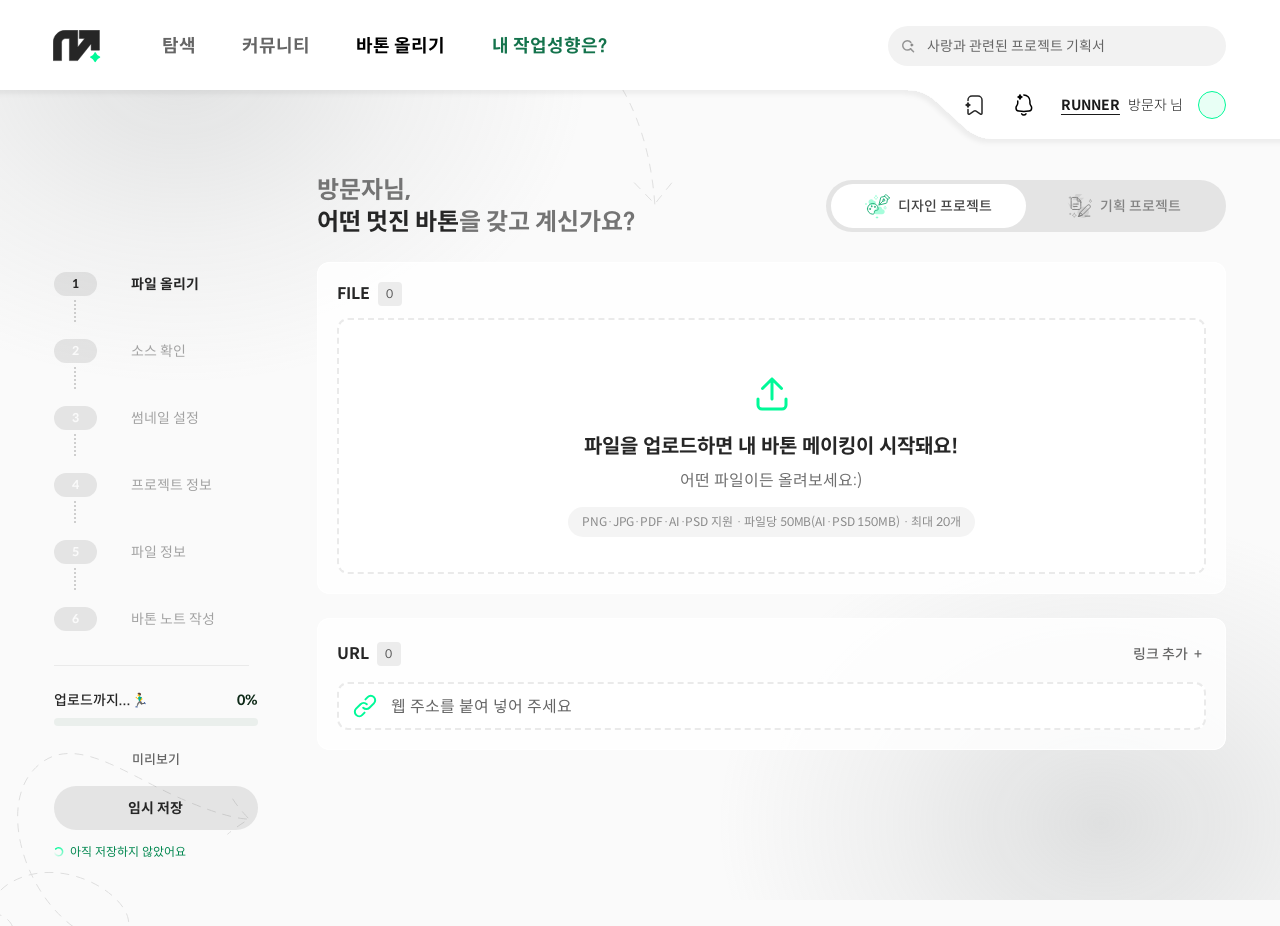
<file: index.html>
<!doctype html>
<html lang="ko">
<head>
  <meta charset="utf-8">
  <meta name="viewport" content="width=device-width, initial-scale=1, viewport-fit=cover">
  <meta name="theme-color" content="#FAFAFA">
  <meta name="description" content="작업 파일 하나로 바톤을 만들어 보세요. 노트북에서 참여 · 끝까지 하면 작은 선물을 드려요 🎁">
  <title>바톤 올리기 · 모로가도</title>
  <meta property="og:type" content="website">
  <meta property="og:site_name" content="모로가도">
  <meta property="og:title" content="모로가도 · 바톤 업로드 사용성 평가">
  <meta property="og:description" content="작업 파일 하나로 바톤을 만들어 보세요. 노트북에서 참여 · 끝까지 하면 작은 선물을 드려요 🎁">
  <meta property="og:url" content="https://morogado722.github.io/ut.upload/">
  <meta property="og:image" content="https://morogado722.github.io/ut.upload/assets/og-image.png">
  <meta property="og:image:width" content="1200">
  <meta property="og:image:height" content="630">
  <meta name="twitter:card" content="summary_large_image">
  <link rel="stylesheet" href="./fonts.css">
  <link rel="stylesheet" href="./styles.css">
  <link rel="stylesheet" href="./header.css?v=1011s">
  <link rel="stylesheet" href="./refinement.css?v=1014a">
  <link rel="stylesheet" href="./loading.css">
  <link rel="stylesheet" href="./buttons.css">
  <link rel="stylesheet" href="./review.css?v=1012g">
  <link rel="stylesheet" href="./stepper.css">
  <link rel="stylesheet" href="./ambient.css">
  <link rel="stylesheet" href="./note.css?v=1012h">
  <link rel="stylesheet" href="./detail.css">
  <link rel="stylesheet" href="./research.css?v=1011p">
  <link rel="icon" href="./assets/favicon-32.png?v=2" type="image/png" sizes="32x32">
  <link rel="icon" href="./assets/favicon-192.png?v=2" type="image/png" sizes="192x192">
  <link rel="icon" href="./assets/favicon.svg?v=2" type="image/svg+xml">
  <link rel="apple-touch-icon" href="./assets/apple-touch-icon.png?v=2">
  <script src="./mobile-gate.js?v=1014f"></script>
  <script src="./fresh-start.js?v=1011p"></script>
  <script src="./config.js"></script>
  <script src="./size-warning.js?v=1012a" defer></script>
  <script src="./progress-boost.js?v=1012c" defer></script>
  <script src="./app.js?v=1012b" defer></script>
  <script src="./header.js?v=1011p" defer></script>
  <script src="./loading.js?v=1011p" defer></script>
  <script src="./file-analysis.js?v=1012a" defer></script>
  <script src="./ambient.js?v=1012h" defer></script>
  <script src="./stepper.js?v=1011p" defer></script>
  <script src="./note-snap.js?v=1012b" defer></script>
  <script src="./review.js?v=1012f" defer></script>
  <script src="./note.js?v=1012h" defer></script>
  <script src="./download-bundle.js?v=1011p" defer></script>
  <script src="./vendor/modern-screenshot.js" defer></script>
  <script src="./research.js?v=1011p" defer></script>
  <script src="./detail.js?v=1012b" defer></script>
</head>
<body>
  <div class="ambient-background" aria-hidden="true">
    <div class="ambient-layer ambient-neutral" data-ambient="neutral"></div>
    <div class="ambient-layer ambient-Seeding" data-ambient="Seeding"></div>
    <div class="ambient-layer ambient-Planting" data-ambient="Planting"></div>
    <div class="ambient-layer ambient-Growing" data-ambient="Growing"></div>
    <div class="ambient-layer ambient-Blooming" data-ambient="Blooming"></div>
    <div class="ambient-layer ambient-Flowering" data-ambient="Flowering"></div>
  </div>
  <a class="skip-link" href="#file-dropzone">파일 올리기로 바로 가기</a>
  <div class="stage" data-node-id="3421:2057">
    <div class="page-art" aria-hidden="true">
      <img class="glow-top" src="./assets/glow-top.svg" alt="" data-node-id="3421:2058">
      <img class="glow-bottom" src="./assets/glow-bottom.svg" alt="" data-node-id="3421:2059">
      <img class="path-top" src="./assets/path-top.svg" alt="" data-node-id="3421:2060">
      <img class="path-bottom" src="./assets/path-bottom.svg" alt="" data-node-id="3421:2096">
    </div>

    <!-- Figma 3423:5019. Constant desktop slot: no document reflow on fold.
         Expanded only at scrollY=0; scrolling upward in the page stays compact. -->
    <header class="header-shell" id="site-header" aria-label="모로가도" data-node-id="3423:5019" data-state="expanded">
      <a class="header-return" id="header-return" href="#" tabindex="-1">맨 위로 이동해 전체 메뉴 보기</a>
      <div class="site-header">
        <div class="header-backdrop" aria-hidden="true">
          <div class="header-art-window">
            <img class="header-art" src="./assets/header-surface.svg" alt="" data-node-id="3423:5025">
          </div>
        </div>
        <div class="header-inner">
          <div class="header-primary" id="header-primary">
            <a class="brand" id="header-brand" href="#" aria-label="모로가도, 페이지 맨 위로">
              <img src="./assets/brand.svg" alt="" data-node-id="3423:5029">
            </a>
            <nav class="header-nav" id="header-nav" aria-label="주 메뉴" data-node-id="3423:5030">
              <button class="nav-item" type="button" data-context="explore" data-node-id="3423:5031">탐색</button>
              <button class="nav-item" type="button" data-context="community" data-node-id="3423:5032">커뮤니티</button>
              <button class="nav-item is-current" type="button" data-context="baton-center" aria-current="page" data-node-id="3516:27815">바톤 올리기</button>
              <button class="nav-item nav-personality" type="button" data-context="personality" data-node-id="3423:5034">내 작업성향은?</button>
            </nav>
            <form class="header-search" id="header-search" role="search" aria-label="바톤 검색" data-node-id="3423:5035">
              <button class="search-submit" type="submit" aria-label="검색">
                <img src="./assets/search.svg" alt="" data-node-id="3423:5037">
              </button>
              <label class="sr-only" for="search-input">검색어</label>
              <input id="search-input" name="q" type="search" autocomplete="off" maxlength="200" placeholder="사랑과 관련된 프로젝트 기획서" data-node-id="3423:5042">
            </form>
          </div>
          <!-- Figma 3516:27817 — 저장 · 알림 · 프로필. 헤더 아래쪽 탭 영역(y=105)에 놓여요. -->
          <div class="header-account" data-node-id="3516:27817">
            <div class="header-account-icons" data-node-id="3516:27818">
              <button class="header-icon" type="button" data-context="saved" aria-label="저장한 바톤" data-node-id="3516:27819"><img src="./assets/bookmark.svg" width="24" height="24" alt=""></button>
              <button class="header-icon" type="button" data-context="notifications" aria-label="알림" data-node-id="3516:27823"><img src="./assets/bell.svg" width="24" height="24" alt=""></button>
            </div>
            <div class="header-profile" data-node-id="3516:27828">
              <span class="header-runner" data-node-id="3516:27830"><b>RUNNER</b><span>방문자 님</span></span>
              <button class="header-avatar" type="button" data-context="profile" aria-label="방문자 프로필" data-node-id="3516:27832"><img src="./assets/avatar.svg" width="28" height="28" alt=""></button>
            </div>
          </div>
        </div>
      </div>
    </header>

    <main class="workspace" aria-labelledby="page-title">
      <div class="intro">
        <h1 id="page-title" data-node-id="3421:2097">
          <span class="greeting">방문자님,</span>
          <span><strong>어떤 멋진 바톤</strong>을 갖고 계신가요?</span>
        </h1>
        <fieldset class="project-switch" data-node-id="3463:26802">
          <legend class="sr-only">프로젝트 유형</legend>
          <label class="project-option">
            <input type="radio" name="project-type" value="design" checked>
            <span class="option-surface">
              <span class="option-content">
                <span class="design-icon-slot" aria-hidden="true">
                  <img class="project-icon--active" src="./assets/project-design.svg" alt="" data-node-id="3421:2102">
                  <img class="project-icon--inactive" src="./assets/project-design-inactive.svg" alt="" data-node-id="3463:26806">
                </span>
                <span>디자인 프로젝트</span>
              </span>
            </span>
          </label>
          <label class="project-option">
            <input type="radio" name="project-type" value="planning">
            <span class="option-surface">
              <span class="option-content">
                <span class="planning-icon-slot" aria-hidden="true">
                  <img class="project-icon--inactive" src="./assets/project-planning.svg" alt="" data-node-id="3421:2113">
                  <img class="project-icon--active" src="./assets/project-planning-active.svg" alt="" data-node-id="3463:26817">
                </span>
                <span>기획 프로젝트</span>
              </span>
            </span>
          </label>
        </fieldset>
      </div>

      <aside class="sidebar" aria-label="바톤 메이커 단계">
        <!-- Figma 3571:3018. No surrounding panel or card fill. -->
        <nav class="step-card" aria-label="바톤 메이커 6단계" data-node-id="3571:3018">
          <button class="step-summary" id="step-summary" type="button" aria-expanded="false" aria-controls="maker-steps">
            <span><span class="step-summary-count">1 / 6</span><strong>파일 올리기</strong></span>
            <span class="step-summary-toggle">전체 단계 <span aria-hidden="true">⌄</span></span>
          </button>
          <div class="step-list-wrap">
            <img class="stepper-connector-art" src="./assets/stepper-six-connectors.svg" alt="" aria-hidden="true" data-node-id="3571:2173">
            <ol class="step-list" id="maker-steps">
              <li class="step is-current" data-node-id="3571:2167">
                <button class="step-button" type="button" data-step="1" aria-current="step"><span class="step-number">1</span><span class="step-label">파일 올리기</span></button>
              </li>
              <li class="step" data-node-id="3571:2166">
                <button class="step-button" type="button" data-step="2" aria-disabled="true" title="파일을 먼저 올려주세요."><span class="step-number">2</span><span class="step-label">소스 확인</span></button>
              </li>
              <li class="step" data-node-id="3571:2168">
                <button class="step-button" type="button" data-step="3" aria-disabled="true" title="파일을 먼저 올려주세요."><span class="step-number">3</span><span class="step-label">썸네일 설정</span></button>
              </li>
              <li class="step" data-node-id="3571:2169">
                <button class="step-button" type="button" data-step="4" aria-disabled="true" title="파일을 먼저 올려주세요."><span class="step-number">4</span><span class="step-label">프로젝트 정보</span></button>
              </li>
              <li class="step" data-node-id="3571:2170">
                <button class="step-button" type="button" data-step="5" aria-disabled="true" title="파일을 먼저 올려주세요."><span class="step-number">5</span><span class="step-label">파일 정보</span></button>
              </li>
              <li class="step" data-node-id="3571:2171">
                <button class="step-button" type="button" data-step="6" aria-disabled="true" title="바톤 노트 작성 화면은 아직 연결되지 않았어요."><span class="step-number">6</span><span class="step-label">바톤 노트 작성</span></button>
              </li>
            </ol>
          </div>
          <div class="sidebar-divider-slot" aria-hidden="true"><img class="sidebar-divider" src="./assets/divider.svg" alt="" data-node-id="3516:28823"></div>
          <div class="completion">
            <div class="completion-label"><span>업로드까지...🏃‍♂️</span><span class="completion-value" id="completion-value">0%</span></div>
            <!-- Weighted upload preparation: one file = 50%. Not creative-stage progress or network transfer. -->
            <div class="completion-track" role="progressbar" id="completion-track" aria-label="바톤 업로드 준비" aria-valuemin="0" aria-valuemax="100" aria-valuenow="0" aria-valuetext="바톤 업로드 준비 0%. 파일을 추가해 주세요."><span></span></div>
            <span class="sr-only" id="completion-announcement" role="status" aria-live="polite" aria-atomic="true"></span>
            <p class="completion-hint" id="completion-hint">파일을 올리면 절반이 완성돼요.</p>
          </div>
        </nav>
        <div class="sidebar-actions">
          <button class="preview-button" id="preview-button" type="button">미리보기</button>
          <button class="save-button" id="save-button" type="button" data-node-id="3516:28831">임시 저장</button>
        </div>
        <div class="save-status" id="save-status" role="status" aria-live="polite" title="이 기기의 현재 브라우저에 저장됩니다. 서버에 업로드되지 않습니다.">
          <img src="./assets/autosave.svg" alt="" aria-hidden="true" data-node-id="3516:28834">
          <span id="save-status-text">아직 저장하지 않았어요</span>
        </div>
      </aside>

      <div class="upload-content">
        <section class="panel file-panel" id="file-panel" aria-labelledby="file-heading" data-node-id="3421:2125">
          <div class="panel-art" aria-hidden="true" data-node-id="3421:2126"></div>
          <div class="panel-content">
            <div class="section-title"><h2 id="file-heading">FILE</h2><output class="counter" id="file-count" aria-label="추가한 파일 수">0</output></div>
            <input class="sr-only" id="file-input" type="file" multiple tabindex="-1" aria-label="바톤 파일 선택">
            <button class="dropzone" id="file-dropzone" type="button" aria-label="바톤 파일 선택" aria-describedby="drop-message local-note" data-node-id="3421:2133">
              <span class="drop-content">
                <span class="upload-art-slot"><img src="./assets/upload.svg" class="upload-art" alt="" data-node-id="3421:2135"></span>
                <span id="drop-message" class="drop-message"><span class="drop-title" id="drop-title">파일을 업로드하면 내 바톤 메이킹이 시작돼요!</span><span class="drop-detail" id="drop-detail">어떤 파일이든 올려보세요:)</span><span class="drop-limit" id="drop-limit">PNG·JPG·PDF·AI·PSD 지원 · 파일당 50MB(AI·PSD 150MB) · 최대 20개</span></span>
              </span>
            </button>
            <p id="local-note" class="sr-only">파일을 클릭해서 선택하거나 이 영역으로 끌어다 놓으세요. 기본 실행에서는 브라우저 안에서 확인해요. 분석 서버로 실행하면 다음 단계에서 파일을 서버로 보내며, AI 도움은 별도 동의 후 진행해요.</p>
            <ul class="file-list" id="file-list" aria-label="추가한 파일" hidden></ul><p class="size-warning" id="size-warning" role="status" hidden></p>
          </div>
        </section>

        <section class="panel url-panel" id="url-panel" aria-labelledby="url-heading" data-node-id="3421:2155">
          <div class="panel-art" aria-hidden="true" data-node-id="3421:2156"></div>
          <form id="url-form" class="panel-content" novalidate>
            <div class="url-header">
              <div class="section-title"><h2 id="url-heading">URL</h2><output class="counter" id="url-count" aria-label="추가한 URL 수">0</output></div>
              <button class="add-link" id="add-link-button" type="button"><span>링크 추가</span><span aria-hidden="true">+</span></button>
            </div>
            <ul class="url-list" id="url-list" aria-label="추가한 URL" hidden></ul>
            <div class="url-field" id="url-field" data-node-id="3421:2167">
              <span class="link-icon-slot" aria-hidden="true"><img src="./assets/link.svg" alt="" data-node-id="3421:2169"></span>
              <label class="sr-only" for="url-input">추가할 URL</label>
              <input id="url-input" name="url" type="text" inputmode="url" autocomplete="off" autocapitalize="off" spellcheck="false" placeholder="웹 주소를 붙여 넣어 주세요" aria-describedby="url-error">
            </div>
            <p class="field-error" id="url-error" role="alert" hidden></p>
          </form>
        </section>
        <div class="upload-actions" id="upload-actions" hidden>
          <p class="upload-summary" id="upload-summary" aria-live="polite" data-node-id="3421:2376"></p>
          <button class="next-button glass-button" id="next-button" type="button" data-node-id="3421:2367" aria-label="다음으로, 소스 확인">
            <span>다음으로</span><span class="send-icon-slot"><img src="./assets/send.svg" alt="" data-node-id="3421:2372"></span>
          </button>
        </div>
      </div>
      <section class="review-intro" id="review-intro" hidden aria-labelledby="review-heading" data-node-id="3516:28894">
        <div class="review-project-art"><span><img id="review-project-icon" src="./assets/project-design.svg" alt=""></span></div>
        <div class="review-type-line"><p id="review-type">디자인 프로젝트</p><button class="info-button" type="button" data-info="project" aria-label="프로젝트 유형 안내"><img src="./assets/review-info.svg" alt=""></button></div>
        <div class="review-title-line">
          <h1 id="review-heading" class="sr-only" tabindex="-1">파일 정보 확인</h1>
          <label class="sr-only" for="review-title">바톤 제목</label>
          <input id="review-title" class="review-title-input" type="text" maxlength="120" placeholder="바톤 제목을 적어주세요" autocomplete="off" data-field="title" data-node-id="3516:28893">
          <button class="edit-title" type="button" aria-label="바톤 제목 수정"><span><img src="./assets/review-pencil.svg" alt=""></span></button>
        </div>
        <div class="review-provenance"><span id="analysis-mode-label">파일 정보 확인</span><button type="button" id="show-evidence">근거·추출 범위 보기</button><button type="button" id="reanalyze-files" title="직접 수정한 값은 유지하고 AI가 다시 확인해요">AI 다시 분석</button></div>
      </section>
      <div class="review-content" id="review-content" hidden data-node-id="3516:28759">
        <section class="review-panel sources-panel" id="review-sources-section" data-maker-section="2" aria-labelledby="sources-heading" data-node-id="3516:28836">
          <div class="review-section-heading"><div class="heading-with-meta"><h2 id="sources-heading" tabindex="-1">업로드 소스 확인</h2><p id="review-source-count"></p></div><button type="button" class="text-action" id="edit-sources">수정하기</button></div>
          <div class="review-sources" id="review-sources"></div>
          <div class="stage-heading"><h2>바톤 진척도</h2><button type="button" class="info-button" data-info="stage" aria-label="바톤 진척도 안내"><img src="./assets/review-info.svg" alt=""></button></div>
          <div class="stage-selector" id="stage-selector" aria-label="바톤 진척도 선택">
            <div class="stage-options" id="stage-options"></div>
          </div>
          <p class="review-quiet" id="stage-provenance"></p>
        </section>
        <section class="review-panel thumbnails-panel" id="review-thumbnails-section" data-maker-section="3" aria-labelledby="thumbnails-heading" data-node-id="3516:28837">
          <div class="review-section-heading"><div class="heading-with-meta"><h2 id="thumbnails-heading" tabindex="-1">바톤 썸네일 설정</h2><button class="info-button" type="button" data-info="thumbnails" aria-label="썸네일 설정 안내"><img src="./assets/review-info.svg" alt=""></button></div><div class="thumbnail-count"><img src="./assets/review-count.svg" alt=""><span><strong id="selected-count">0</strong>/10</span></div></div>
          <div class="thumbnail-toolbar"><span id="thumbnail-candidate-count">파일에서 캡처한 후보</span><label hidden><select id="thumbnail-source-filter" aria-hidden="true"><option value="all">전체 파일</option></select></label></div>
          <div class="thumbnail-layout">
            <div class="cover-card"><div class="cover-preview" id="cover-preview"><span>대표 이미지를 골라주세요</span></div><div class="ratio-picker" id="ratio-picker" role="radiogroup" aria-label="썸네일 화면비"><button type="button" data-ratio="original" aria-pressed="true">원본</button><button type="button" data-ratio="1/1">1:1</button><button type="button" data-ratio="4/5">4:5</button><button type="button" data-ratio="3/4">3:4</button><button type="button" data-ratio="16/9">16:9</button></div><button class="text-action" id="custom-thumbnail" type="button">썸네일 설정하기</button></div>
            <div class="thumbnail-candidates"><div class="thumbnail-grid" id="thumbnail-grid"></div><p class="thumbnail-empty" id="thumbnail-empty">캡처 가능한 이미지·페이지가 없어요.<br>썸네일 설정하기에서 이미지를 추가할 수 있어요.</p></div>
          </div>
          <input id="thumbnail-input" type="file" accept="image/png,image/jpeg,image/webp" class="sr-only" tabindex="-1" aria-label="바톤 썸네일 이미지 선택">
          <p class="review-quiet">선택한 순서로 표시돼요. 첫 번째 이미지가 대표 썸네일이에요.</p>
        </section>
        <section class="review-panel project-panel" id="review-project-section" data-maker-section="4" aria-labelledby="project-info-heading" data-node-id="3556:982">
          <h2 id="project-info-heading" tabindex="-1">프로젝트 정보</h2>
          <div class="review-form-row"><h3>카테고리</h3><div class="chip-field" id="categories-field" data-chips="categories"></div></div>
          <div class="review-form-row"><h3>사용 툴</h3><div class="chip-field" id="tools-field" data-chips="tools"></div></div>
          <div class="review-form-row"><h3>기간</h3><div class="period-fields">
            <label>프로젝트 시작일<span class="date-field"><img src="./assets/review-calendar.svg" alt=""><input id="project-start" type="date" data-field="startDate" aria-label="프로젝트 시작일"></span></label>
            <span class="period-separator" aria-hidden="true">~</span>
            <label>프로젝트 종료일<span class="date-field"><img src="./assets/review-calendar.svg" alt=""><input id="project-end" type="date" data-field="endDate" aria-label="프로젝트 종료일"></span></label>
            <span class="period-suffix" aria-hidden="true">까지</span>
            <div class="duration-field"><span>프로젝트 기간</span><output id="project-duration">미확인</output></div>
            <span class="period-suffix" aria-hidden="true">간</span>
            <p class="inline-error" id="period-error" role="alert" hidden></p>
          </div></div>
          <div class="review-form-row production-row" id="production-row" hidden>
            <div><h3>제작여부</h3><p class="field-explanation">굿즈 카테고리라 추가되었어요!</p></div>
            <div class="production-fields"><label class="production-toggle"><input id="physical-made" type="checkbox"><span>실물로 인쇄/제작해봤어요</span><small id="physical-status">미확인</small></label>
              <label class="boxed-field"><span>소재 및 후가공</span><input id="production-materials" data-field="materials" maxlength="1000" placeholder="예: 스노우지 250g, 귀도리 후가공"></label>
              <label class="boxed-field"><span>제작하면서 알게된 점</span><textarea id="production-lessons" data-field="lessons" rows="3" maxlength="2000" placeholder="이어받는 사람이 같은 실수를 피할 수 있게, 알게된 걸 편하게 적어주세요 :)"></textarea></label>
            </div>
          </div>
          <div class="review-form-row"><h3>스타일 태그</h3><div class="chip-field" id="tags-field" data-chips="tags"></div></div>
        
          <div class="review-form-row reference-row">
            <div><h3>레퍼런스 이미지</h3><p class="field-explanation">프로젝트 진행 시 참고한 이미지를 올려주세요 :)</p></div>
            <div class="reference-field" id="reference-field">
              <p class="reference-bubble" id="reference-bubble" hidden></p>
              <div class="reference-strip" id="reference-strip"><div id="reference-images" class="reference-tiles"></div><button id="add-reference" type="button" class="reference-add" aria-label="레퍼런스 이미지 추가"><span aria-hidden="true">+</span></button></div>
              <input id="reference-input" class="sr-only" type="file" multiple accept="image/png,image/jpeg,image/webp" tabindex="-1" aria-label="레퍼런스 이미지 추가">
              <p class="field-explanation" id="reference-status" role="status"></p>
            </div>
          </div>
</section>
        <section class="review-panel technical-panel" id="review-file-section" data-maker-section="5" aria-labelledby="technical-heading" data-node-id="3556:984">
          <h2 id="technical-heading" tabindex="-1">파일 정보를 확인해주세요 :)</h2>
          <div class="review-form-row dimensions-row"><div><h3>규격</h3></div>
            <div><div class="dimension-fields">
              <label class="dimension-input"><img src="./assets/review-width.svg" alt=""><input type="number" id="dimension-width" placeholder="가로" min="0.01" max="100000" step="any" aria-label="가로 크기"></label>
              <span aria-hidden="true">×</span><label class="dimension-input"><img src="./assets/review-height.svg" alt=""><input type="number" id="dimension-height" placeholder="세로" min="0.01" max="100000" step="any" aria-label="세로 크기"></label>
              <select id="dimension-unit" aria-label="규격 단위"><option value="px">px</option><option value="mm">mm</option><option value="cm">cm</option></select>
            </div><p class="field-explanation" id="dimension-basis">확인되지 않은 규격은 비워두었어요.</p></div>
          </div>
          <div class="review-form-row palette-row"><h3>컬러팔레트</h3><div class="palette-content">
            <div class="palette-heading"><p id="palette-summary">대표컬러를 골라주세요.</p><fieldset class="color-mode"><legend class="sr-only">팔레트 표시 방식</legend><label><input type="radio" name="color-mode" value="rgb" checked><span>RGB</span></label><label><input type="radio" name="color-mode" value="cmyk"><span>CMYK</span></label></fieldset></div>
            <div class="palette-main" id="palette-main"></div><p class="review-quiet" id="palette-empty">색상을 직접 확인할 수 있는 파일이 없어요.</p>
            <div class="palette-candidates"><div class="palette-candidates-heading"><p id="palette-total">감지된 색상이 없어요.</p><label class="add-color-control">+ 색상 추가<input type="color" id="custom-color" value="#00F998" aria-label="직접 추가할 색상"></label></div><div id="palette-candidates" class="palette-small"></div></div>
            <p class="field-explanation" id="cmyk-note" hidden>CMYK는 RGB의 단순 환산 미리보기예요. ICC 프로파일을 적용한 인쇄용 색상값이 아니에요.</p>
          </div></div>
          <div class="review-form-row fonts-row"><div><h3>사용폰트</h3><p class="field-explanation">파일에 명시된 폰트만 불러와요. 이름과 받는 곳이 맞는지 확인해주세요.</p></div><div><div id="review-fonts" class="font-list"></div><p class="review-quiet" id="fonts-empty">정확한 폰트 정보를 확인하지 못했어요. 직접 추가할 수 있어요.</p><button type="button" class="chip-add" id="add-font">+ 폰트 추가</button></div></div>
        </section>

        <div class="note-transition" data-node-id="3579:31">
          <span aria-hidden="true"></span><strong>확인은 끝났어요 :)</strong>
          <p>이제 이어받을 사람에게 이야기를 남겨볼까요?</p>
        </div>
        <!-- Figma 3666:4124 — 카드 · 바톤 노트 -->
        <section id="review-note-section" class="review-panel note-panel" data-maker-section="6" data-node-id="3666:4124" aria-labelledby="note-heading">
          <h2 id="note-heading" data-node-id="3666:4125">바톤 노트</h2>
          <div class="note-body" data-node-id="3666:4126">
            <div class="note-row" data-node-id="3666:4128">
              <div class="note-label" data-node-id="3666:4129"><h3>노트</h3><p>하나만 써도 충분해요</p></div>
              <div class="note-controls" data-node-id="3666:4132">
                <div class="note-ai-row" data-node-id="3666:4133">
                  <p class="note-bubble" id="note-bubble" hidden data-node-id="3668:4255"><span id="note-draft-status" role="status" aria-live="polite"></span> <button type="button" id="clear-draft" class="note-bubble-action" hidden>초안 지우기</button></p>
                  <div class="note-ai-actions" data-node-id="3668:4260">
                    <button type="button" id="generate-note" class="ai-pill" data-node-id="3666:4220"><img src="./assets/ai-spark.svg" width="16" height="14" alt=""><span id="note-ai-label">AI로 초안 쓰기</span></button>
                    <button type="button" id="clear-note" class="note-clear" data-node-id="3666:4144">지우기</button>
                  </div>
                </div>
                <div class="note-box" data-node-id="3666:4145">
                  <label class="sr-only" for="baton-note">바톤 노트, 자유롭게 이야기를 남겨주세요</label>
                  <textarea id="baton-note" rows="6" maxlength="5000" placeholder="어떻게 시작했고, 지금은 어디까지 왔나요?
하나의 이야기만 남겨도 괜찮아요." aria-describedby="note-count note-draft-status"></textarea>
                  <output id="note-count" data-node-id="3666:4149">0 자</output>
                </div>
                <button id="apply-note-draft" type="button" class="idea-add" hidden>새 초안 적용</button>
              </div>
            </div>
            <aside class="note-guide" aria-labelledby="story-rail-title" data-node-id="3666:4151">
              <h3 id="story-rail-title" data-node-id="3666:4153">바톤노트 가이드</h3>
              <div id="story-groups" class="guide-groups"></div>
            </aside>
          </div>
          <div class="note-divider" aria-hidden="true" data-node-id="3666:4150"></div>
          <div class="note-row ideas-row" data-node-id="3666:4190">
            <div class="note-label" data-node-id="3666:4191"><h3>이어받을 아이디어</h3><p>앞으로의 방향을 최대 3개까지</p></div>
            <div class="ideas-controls" data-node-id="3666:4194">
              <button type="button" class="ai-pill ai-pill--large" id="suggest-ideas" data-node-id="3666:4239"><img src="./assets/ai-spark.svg" width="16" height="14" alt=""><span>AI 추천 방향 보기</span></button>
              <div id="idea-suggestions" class="idea-suggestions" hidden></div>
              <div id="idea-fields" class="idea-fields"></div>
              <button type="button" class="idea-add" id="add-idea" data-node-id="3666:4210">+ 아이디어 추가</button>
              <p class="note-status" id="idea-status" role="status"></p>
            </div>
          </div>
        </section>
        <div class="review-bottom"><button class="glass-button review-back" type="button" id="review-back">이전으로</button><div><button class="review-publish" type="button" id="review-publish">이대로 업로드</button><button class="glass-button review-next" type="button" id="review-next"><span class="review-next-label">다음으로</span><span class="send-icon-slot"><img src="./assets/send.svg" alt=""></span></button></div></div>
      </div>
    </main>

    <!-- 결과 상세페이지: v10 상세페이지(baton/index.html)를 그대로 불러와 이 바톤의 정보로 채워요. -->
    <section id="baton-detail" class="baton-frame-host" hidden aria-label="바톤 상세페이지"></section>
  </div>

  <dialog class="preview-dialog" id="preview-dialog" aria-labelledby="preview-title" aria-describedby="preview-description">
    <div class="dialog-top">
      <div><p class="eyebrow">바톤 메이커</p><h2 id="preview-title">미리보기</h2></div>
      <button class="close-button" id="close-preview" type="button" aria-label="미리보기 닫기">×</button>
    </div>
    <p class="dialog-description" id="preview-description">추가한 파일과 URL을 확인해요. 아직 바톤이 업로드된 것은 아니에요.</p>
    <div class="preview-type" id="preview-type"></div>
    <div class="preview-media" id="preview-media" hidden></div>
    <div class="preview-items" id="preview-items"></div>
    <p class="preview-empty" id="preview-empty">파일이나 URL을 추가하면 여기서 확인할 수 있어요.</p>
    <div class="dialog-bottom"><span>이 브라우저에만 저장되는 미리보기예요.</span><button class="dialog-done" id="preview-done" type="button">이어서 작성하기</button></div>
  </dialog>
  <!-- Figma 3421:2377. Only the loading layer is added; the user's live
       attachment screen remains behind the real backdrop, not a screenshot. -->
  <dialog class="analysis-dialog" id="analysis-dialog" tabindex="-1" aria-labelledby="analysis-title" aria-describedby="analysis-guidance analysis-note">
    <div class="analysis-center" role="status" aria-live="polite" aria-atomic="true">
      <div class="relay-loader" aria-hidden="true" data-node-id="3421:2564">
        <div class="relay-orbit">
          <span class="relay-part relay-point"><img src="./assets/loader-point.svg" alt="" data-node-id="3421:2565"></span>
          <span class="relay-part relay-circle-a"><img src="./assets/loader-circle-a.svg" alt="" data-node-id="3421:2566"></span>
          <span class="relay-part relay-circle-b"><img src="./assets/loader-circle-b.svg" alt="" data-node-id="3421:2567"></span>
          <span class="relay-part relay-circle-c"><img src="./assets/loader-circle-c.svg" alt="" data-node-id="3421:2568"></span>
        </div>
      </div>
      <h2 id="analysis-title" data-node-id="3421:2569">모로가도에서 바톤 분석 중...</h2>
    </div>
    <div class="analysis-footer">
      <p class="analysis-guidance" id="analysis-guidance" data-node-id="3491:27021">바톤 노트는 완벽하지 않아도 괜찮아요. 막힌 부분을 적어두면 받는 사람이 거기서부터 시작해요:)</p>
      <button class="glass-button analysis-return" id="cancel-analysis" type="button" data-node-id="3491:27012">파일 올리기로 돌아가기</button>
    </div>
    <p class="analysis-demo-note" id="analysis-note">파일 내용을 확인하고 있어요. 확인되지 않은 정보는 비워두어요.</p>
  </dialog>
  <dialog class="review-dialog" id="evidence-dialog" aria-labelledby="evidence-title">
    <div class="review-dialog-heading"><h2 id="evidence-title">자동 입력의 근거</h2><button class="close-button" type="button" data-close-dialog aria-label="근거 닫기">×</button></div>
    <p class="review-dialog-intro">직접 추출한 정보와 AI 제안을 구분했어요. 확인할 수 없는 정보는 비워두고, Flowering은 자동 선정하지 않아요.</p>
    <div id="evidence-content"></div><div class="review-dialog-actions"><button type="button" class="glass-button" data-close-dialog>확인했어요</button></div>
  </dialog>
  <dialog class="review-dialog consent-dialog" id="ai-consent-dialog" aria-labelledby="consent-title">
    <div class="review-dialog-heading"><h2 id="consent-title">파일을 보고 AI가 입력을 도와줄까요?</h2><button class="close-button" type="button" data-consent="cancel" aria-label="취소">×</button></div>
    <p>AI 도움을 선택하면 분석 서버가 추출한 <strong>파일명, 문서 본문, 페이지·이미지·영상 캡처, 추출된 음성 일부(최대 3파일·각 120초)</strong>를 OpenAI로 보내 제목·카테고리·진척도 등을 제안해요. 민감한 내용이 없는지 확인해주세요.</p>
    <p class="review-quiet">API 사용료는 설정된 키의 계정에 청구돼요. 기본 정보만 확인하면 OpenAI로 전송하지 않아요. 취소하더라도 이미 전송된 AI 요청은 비용이 발생할 수 있어요.</p>
    <label class="remember-ai"><input id="remember-ai-choice" type="checkbox"> 이 탭에서 선택을 기억하기</label>
    <div class="review-dialog-actions"><button class="text-action" type="button" data-consent="basic">기본 정보만 확인</button><button class="glass-button" type="button" data-consent="ai">AI 도움 받기</button></div>
  </dialog>
  <dialog class="review-dialog" id="review-summary-dialog" aria-labelledby="review-summary-title">
    <div class="review-dialog-heading"><h2 id="review-summary-title">바톤 정보 확인</h2><button class="close-button" type="button" data-close-dialog aria-label="확인 창 닫기">×</button></div>
    <p id="review-summary-note"></p><div id="review-summary-body"></div>
    <div class="review-dialog-actions"><button class="text-action" type="button" id="export-review">작성 정보 저장하기</button><button class="glass-button" type="button" data-close-dialog>이어서 수정하기</button></div>
  </dialog>
  <div class="toast" id="toast" role="status" aria-live="polite" hidden></div>

  <dialog id="note-ai-consent" class="review-dialog" aria-labelledby="note-ai-consent-title">
    <div class="review-dialog-heading"><h2 id="note-ai-consent-title">노트 작성에 AI 도움을 받을까요?</h2></div>
    <p>확인한 제목·카테고리·제작 정보와 추출 근거를 OpenAI로 보내요. 원본 파일을 새로 전송하지 않으며, API 사용료가 발생할 수 있어요. 초안은 확인 후 수정할 수 있어요.</p>
    <div class="review-dialog-actions"><button class="review-publish" id="note-ai-no" type="button">직접 작성할게요</button><button class="glass-button" id="note-ai-yes" type="button">AI 도움 받기</button></div>
  </dialog>
  <dialog id="note-clear-dialog" class="review-dialog" aria-labelledby="note-clear-title">
    <h2 id="note-clear-title">작성한 노트를 지울까요?</h2><p>직접 수정한 문장도 함께 지워져요. 이어받을 아이디어는 유지돼요.</p>
    <div class="review-dialog-actions"><button class="review-publish" id="note-clear-no" type="button">유지하기</button><button class="glass-button" id="note-clear-yes" type="button">노트 지우기</button></div>
  </dialog>
  <dialog id="finish-dialog" class="review-dialog" aria-labelledby="finish-title">
    <h2 id="finish-title">바톤을 상세페이지로 이어볼까요?</h2>
    <p class="review-dialog-intro">파일과 썸네일, 지금까지 작성한 정보를 하나의 바톤으로 묶어요. 이 버전에서는 이 브라우저에만 저장되며, 다른 사용자에게 공개되지는 않아요.</p>
    <div id="finish-summary"></div><p id="finish-error" class="inline-error" role="alert" hidden></p>
    <div class="review-dialog-actions"><button id="finish-cancel" class="review-publish" type="button">계속 작성하기</button><button id="finish-confirm" class="glass-button finish-primary" type="button">바톤 만들기 <span aria-hidden="true">🏃</span></button><button id="finish-preview" class="glass-button" type="button" hidden>저장 없이 미리보기</button></div>
  </dialog>
  <dialog id="detail-message-dialog" class="review-dialog" aria-labelledby="detail-message-title">
    <div class="review-dialog-heading"><h2 id="detail-message-title"></h2></div><p id="detail-message-body"></p>
    <div class="review-dialog-actions"><button id="detail-message-close" class="glass-button" type="button">확인</button></div>
  </dialog>
  <noscript><p class="noscript-note">파일 추가와 임시 저장을 사용하려면 브라우저에서 JavaScript를 켜 주세요.</p></noscript>
</body>
</html>
</file>
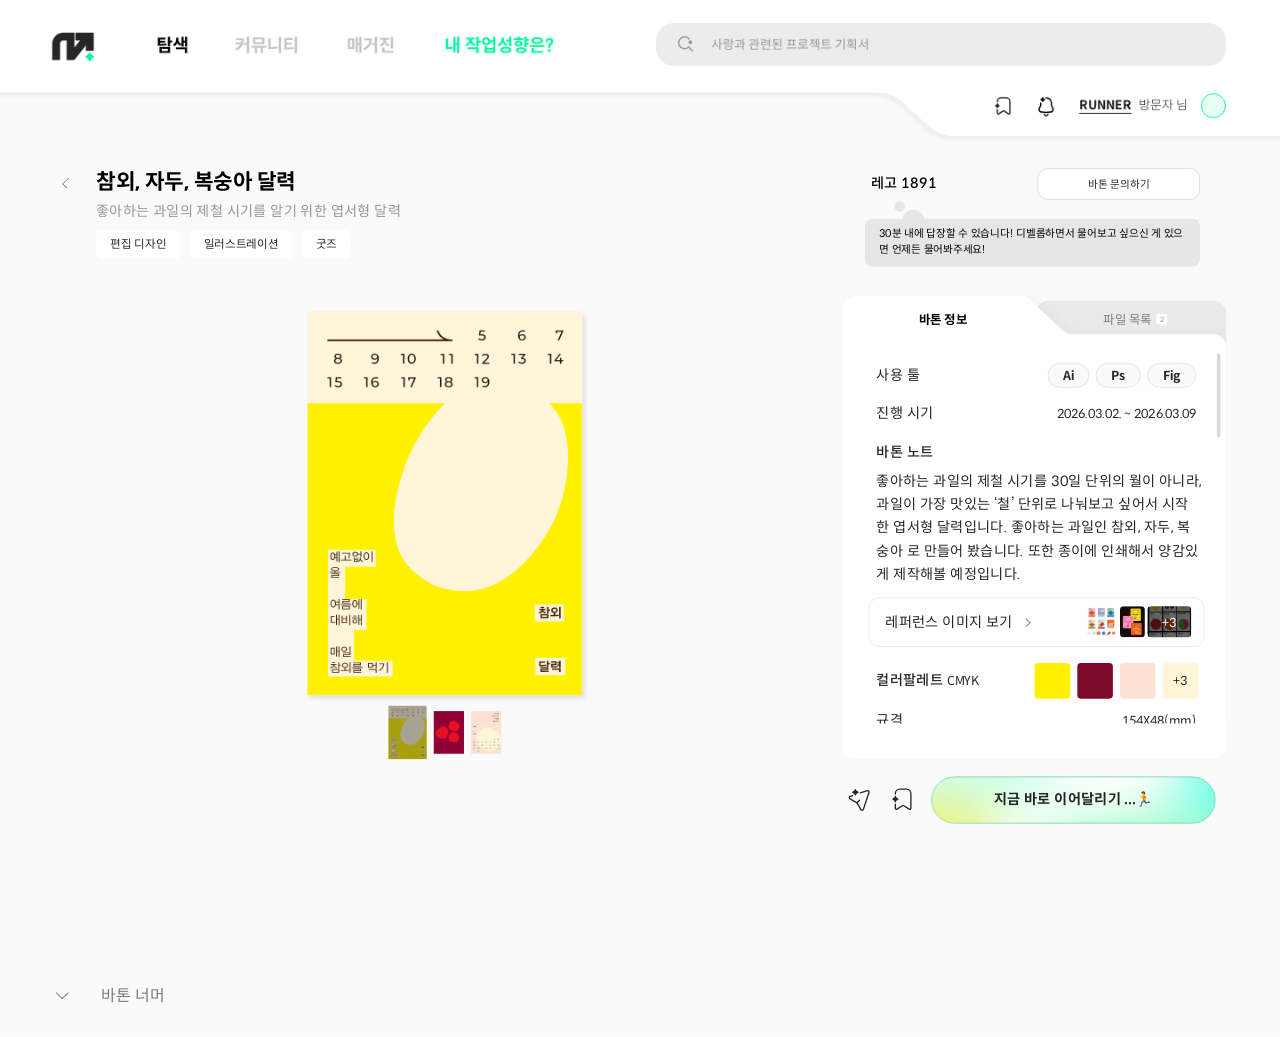
<file: baton/index.html>
<!doctype html>
<html lang="ko">
<head>
  <meta charset="UTF-8">
  <meta name="viewport" content="width=device-width, initial-scale=1">
  <meta name="theme-color" content="#FAFAFA">
  <title>참외, 자두, 복숭아 달력 — 모로가도 v10</title>
  <link rel="icon" href="../assets/favicon-32.png?v=2" type="image/png" sizes="32x32">
  <link rel="icon" href="../assets/favicon-192.png?v=2" type="image/png" sizes="192x192">
  <link rel="icon" href="../assets/favicon.svg?v=2" type="image/svg+xml">
  <link rel="apple-touch-icon" href="../assets/apple-touch-icon.png?v=2">
  <link rel="stylesheet" href="../fonts.css">
  <link rel="stylesheet" href="styles.css">
  <link rel="stylesheet" href="baton-live.css?v=1011w">
  <!-- 메이커 안에서 열릴 때는 예시가 잠깐 보이지 않도록 기록을 받을 때까지 가려요. -->
  <script>if(new URLSearchParams(location.search).get('embed')==='1'&&window.parent!==window)document.documentElement.classList.add('is-waiting-baton');</script>
  <!-- app.js는 baton-render.js가 데이터를 채운 뒤 불러와요. -->
  <script src="../download-bundle.js" defer></script>
  <script src="baton-data.js?v=1011w" defer></script>
  <script src="../vendor/modern-screenshot.js" defer></script>
  <script src="baton-render.js?v=1011w" defer></script>
</head>
<body>
  <a class="skip-link" href="#main">본문으로 건너뛰기</a>
  <!-- Opening frame is isolated; scroll / 바톤 너머 reveals the lower document. -->
  <div class="page" id="page" data-view="detail" data-lower-open="false" data-transitioning="false">
    <header class="site-header">
      <img class="header-surface" src="assets/header-surface.svg" width="1440" height="164" alt="">
      <a class="brand" href="#detail" aria-label="모로가도 상세페이지"><img src="assets/brand-mark.svg" width="50" height="34" alt="모로가도"></a>
      <nav class="main-nav" aria-label="주 메뉴">
        <button class="nav-explore" type="button" aria-current="page" data-unwired="탐색">탐색</button>
        <button class="nav-community" type="button" data-unwired="커뮤니티">커뮤니티</button>
        <button class="nav-magazine" type="button" data-unwired="매거진">매거진</button>
        <button class="nav-personality" type="button" data-unwired="성향 검사">내 작업성향은?</button>
      </nav>
      <form class="search" id="search-form" role="search">
        <img src="assets/search-icon.svg" width="20" height="22" alt="">
        <input type="search" aria-label="바톤 검색" placeholder="사랑과 관련된 프로젝트 기획서" autocomplete="off">
      </form>
      <div class="account">
        <button class="icon-button account-bookmark" type="button" aria-label="저장한 바톤" data-unwired="저장한 바톤 목록"><img src="assets/bookmark-small.svg" width="21" height="24" alt=""></button>
        <button class="icon-button account-notification" type="button" aria-label="알림" data-unwired="알림"><img src="assets/notification.svg" width="21" height="25" alt=""></button>
        <!-- RUNNER is a literal label in the supplied SVG, NOT a subscription tier. -->
        <span class="account-name"><span class="source-label">RUNNER</span><span>방문자 님</span></span>
        <button class="avatar account-avatar" type="button" aria-label="방문자 프로필" data-unwired="프로필"></button>
      </div>
    </header>

    <main id="main">
      <section class="baton-heading" aria-labelledby="baton-title">
        <button class="back-button" id="back-button" type="button" aria-label="바톤 상세로 돌아가기"><span></span></button>
        <h1 id="baton-title">참외, 자두, 복숭아 달력</h1>
        <p class="baton-subtitle">좋아하는 과일의 제철 시기를 알기 위한 엽서형 달력</p>
        <div class="category-tags" aria-label="바톤 분류"><span>편집 디자인</span><span>일러스트레이션</span><span>굿즈</span></div>
        <div class="author-summary">
          <span class="author-name">레고 1891</span>
          <button class="contact-button" type="button" data-unwired="바톤 문의">바톤 문의하기</button>
          <p class="author-bubble">30분 내에 답장할 수 있습니다! 디벨롭하면서 물어보고 싶으신 게 있으면 언제든 물어봐주세요!</p>
        </div>
      </section>

      <section class="detail-view" id="detail-view" aria-label="바톤 상세정보">
        <!-- Added in the supplied 상세페이지1(1).svg. Decorative source vector;
             the existing 바톤 너머 button and its hit area remain unchanged. -->
        <img class="detail-folder-nametag" src="assets/detail-folder-nametag.svg" width="1440" height="84" alt="" aria-hidden="true" draggable="false">
        <div class="gallery" aria-label="바톤 이미지">
          <button class="artwork-button" id="open-artwork" type="button" aria-label="참외 달력 크게 보기">
            <img id="main-artwork" src="assets/detail-image-0.png" width="309" height="432" alt="노란색 바탕과 크림색 참외 모양으로 구성한 참외 달력">
          </button>
          <div class="thumbnails" role="tablist" aria-label="달력 이미지 선택">
            <button class="thumbnail is-active" type="button" role="tab" aria-selected="true" tabindex="0" data-image="0" aria-controls="main-artwork" aria-label="참외 달력"><img src="assets/detail-image-1.png" width="43" height="60" alt=""></button>
            <button class="thumbnail" type="button" role="tab" aria-selected="false" tabindex="-1" data-image="1" aria-controls="main-artwork" aria-label="자두 달력"><img src="assets/detail-image-2.png" width="34" height="48" alt=""></button>
            <button class="thumbnail" type="button" role="tab" aria-selected="false" tabindex="-1" data-image="2" aria-controls="main-artwork" aria-label="복숭아 달력"><img src="assets/detail-image-3.png" width="34" height="48" alt=""></button>
          </div>
        </div>

        <aside class="baton-folder" id="baton-folder" data-tab="info" aria-label="바톤 정보와 파일 목록">
          <img class="folder-surface info-surface" src="assets/folder-info.svg" width="432" height="521" alt="">
          <img class="folder-surface files-surface" src="assets/folder-files.svg" width="432" height="521" alt="">
          <div class="folder-tabs" role="tablist" aria-label="바톤 자료">
            <button id="info-tab" type="button" role="tab" aria-selected="true" aria-controls="info-panel">바톤 정보</button>
            <button id="files-tab" type="button" role="tab" aria-selected="false" aria-controls="files-panel" tabindex="-1">파일 목록 <span class="file-count">2</span></button>
          </div>
          <div id="info-panel" class="folder-scroll info-scroll" role="tabpanel" aria-labelledby="info-tab" tabindex="0">
            <div class="info-body">
              <div class="tools-row"><span>사용 툴</span><div class="tool-pills"><span tabindex="0" class="tool-ai">Ai<span class="tool-tooltip" role="tooltip"><img src="assets/detail-image-7.png" width="66" height="64" alt="">Adobe ILLUSTRATOR</span></span><span title="Adobe Photoshop">Ps</span><span title="Figma">Fig</span></div></div>
              <div class="period-row"><span>진행 시기</span><time datetime="2026-03-02">2026.03.02. ~ 2026.03.09</time></div>
              <h2 class="note-label">바톤 노트</h2>
              <p class="baton-note">좋아하는 과일의 제철 시기를 30일 단위의 월이 아니라,<br>과일이 가장 맛있는 ‘철’ 단위로 나눠보고 싶어서 시작<br>한 엽서형 달력입니다. 좋아하는 과일인 참외, 자두, 복<br>숭아 로 만들어 봤습니다. 또한 종이에 인쇄해서 양감있<br>게 제작해볼 예정입니다.</p>
              <button class="reference-button" id="open-references" type="button"><span>레퍼런스 이미지 보기</span><span class="chevron-right" aria-hidden="true"></span><span class="reference-thumbs"><img src="assets/detail-image-4.png" width="36" height="35" alt="패키지 색상 참고"><img src="assets/detail-image-5.png" width="28" height="35" alt="과일 패키지 참고"><span class="reference-more"><img src="assets/detail-image-6.png" width="49" height="35" alt="과일 그래픽 참고"><span>+3</span></span></span></button>
              <div class="palette-row"><span><strong>컬러팔레트</strong> <small>CMYK</small></span><div class="palette"><button style="--swatch:#FFF100" type="button" data-color="#FFF100" aria-label="노란색 #FFF100 복사"></button><button style="--swatch:#7E092B" type="button" data-color="#7E092B" aria-label="자두색 #7E092B 복사"></button><button style="--swatch:#FCE2D5" type="button" data-color="#FCE2D5" aria-label="복숭아색 #FCE2D5 복사"></button><button style="--swatch:#FFF5D9" type="button" data-color="#FFF5D9" aria-label="크림색 #FFF5D9 복사">+3</button></div></div>
              <div class="spec-row"><span>규격</span><span>154X48(mm)</span></div>
              <h2 class="style-label">스타일 TAG</h2>
              <div class="style-tags"><span>과일</span><span>참외</span><span>여름</span><span>감성</span><span>복숭아</span><span>컬러풀</span><span>자두</span><span>계절</span><span>달력</span></div>
              <h2 class="suggestions-label">다음 바톤 제안 <span>3</span></h2>
              <ol class="suggestions"><li>다른 과일로 확장 진행 해봐주세요!</li><li>모바일 앱 및 위젯화</li><li>계절별 음식으로 진행</li></ol>
            </div>
          </div>
          <div id="files-panel" class="folder-scroll files-scroll" role="tabpanel" aria-labelledby="files-tab" tabindex="0" hidden>
            <section class="stage-summary" aria-label="현재 진행도 Planting">
              <div class="plant-stage"><img src="assets/planting.svg" width="68" height="66" alt=""><span>Planting</span></div>
              <ul class="stage-checks"><li>기획서(PDF) 포함, 작업 설명·제작 배경 문서화</li><li>스케치 → 툴 작업 → 3D 모델링 프로세스 완주</li><li>3D 모델 최종 렌더링</li><li>소재 4종 베리에이션</li></ul>
            </section>
            <div class="files-heading"><strong>파일 목록 <span class="file-count">2</span></strong><button type="button" data-source-download="전체 파일">전체다운</button></div>
            <div class="file-list">
              <button type="button" class="file-row" data-source-download="참외, 자두, 복숭아 달력_ai"><span class="file-type">Ai.</span><span class="file-label"><strong>참외, 자두, 복숭아 달력_ai</strong><small>ai 파일 · 8.2MB</small></span><img src="assets/file-download.svg" width="26" height="21" alt="다운로드"></button>
              <button type="button" class="file-row" data-source-download="과일 기획_docx"><span class="file-type docx">docx.</span><span class="file-label"><strong>과일 기획_docx</strong><small>docx. 파일 · 8.2MB</small></span><img src="assets/file-download.svg" width="26" height="21" alt="다운로드"></button>
            </div>
          </div>
          <div class="folder-scrollbar" id="folder-scrollbar" aria-hidden="true"><span id="folder-scroll-thumb"></span></div>
        </aside>
        <div class="detail-actions"><button class="icon-button" id="share-baton" type="button" aria-label="바톤 공유"><img src="assets/share.svg" width="26" height="28" alt=""></button><button class="icon-button save-baton" type="button" aria-label="바톤 저장" aria-pressed="false"><img src="assets/bookmark.svg" width="25" height="28" alt=""></button><button class="inherit-button" type="button" data-inherit="current"><span>지금 바로 이어달리기 ...🏃</span></button></div>
        <button class="beyond-button" id="show-log" type="button" aria-label="바톤로그로 스크롤" aria-controls="log-view"><span class="chevron-down" aria-hidden="true"></span><span>바톤 너머</span></button>
      </section>

      <section class="log-view" id="log-view" aria-label="바톤로그와 댓글">
        <section class="baton-log-section" aria-labelledby="log-title">
          <h2 id="log-title">이 바톤의 릴레이 로그 <span>2</span></h2>
          <button class="help-button" id="log-help" type="button" aria-label="바톤로그 조작 안내">?</button>
          <div class="log-canvas" id="log-canvas" tabindex="0" role="region" aria-label="바톤로그. 마우스를 올리면 안내가 닫힌 뒤 관련 바톤이 오른쪽 여백의 경계에서 하나씩 출발해 점점 빠르게 왼쪽에 붙습니다. 안내 종료를 포함한 전체 진입은 3초입니다. 일반 영역의 스크롤은 관련 바톤을, 선택한 바톤 위의 스크롤은 하위 계승 분기를 탐색합니다. 좌우 방향키는 관련 바톤, 위아래 방향키는 계승 분기입니다. 영역 밖에서는 페이지가 스크롤됩니다.">
            <div class="log-nodes" id="log-nodes"></div>
            <div class="log-left-fade" aria-hidden="true"></div><div class="log-right-fade" aria-hidden="true"></div>
            <button class="log-root" id="log-root" type="button" aria-label="현재 바톤. 바톤로그 처음으로 돌아가기"><img src="assets/node-root.svg" width="152" height="152" alt="참외 달력, 현재 바톤"></button>
            <div class="branch-nodes" id="branch-nodes" aria-label="선택한 바톤의 계승 분기"></div>
            <div class="branch-fade" id="branch-fade" hidden aria-hidden="true"></div>
            <article class="log-preview" id="log-preview" hidden aria-label="선택한 바톤 미리보기">
              <button class="preview-main" type="button" id="preview-open" aria-label="여름 달력 with 삼원 컬러플랜 미리보기"><img class="preview-snapshot" src="assets/node-preview.svg" width="113.53" height="251.08" alt="여름 달력 with 삼원 컬러플랜. 보라색 포도 달력과 작업 정보"></button>
              <button class="preview-save" type="button" aria-label="선택한 바톤 저장" aria-pressed="false"><img src="assets/bookmark-small.svg" width="10" height="12" alt=""></button>
            </article>
            <div class="log-tutorial" id="log-tutorial" role="note" aria-label="마우스를 올리면 안내가 닫히고 관련 바톤이 한 개씩 왼쪽에 붙습니다. 키보드는 로그 영역에서 Enter를 누르세요."><span>마우스를 올려 시작하고<br>스크롤로 바톤을 선택해보세요!</span><svg width="52" height="24" viewBox="0 0 52 24" aria-hidden="true"><path d="M3 12H49M3 12L10 5M3 12L10 19M49 12L42 5M49 12L42 19" fill="none" stroke="currentColor" stroke-width="2" stroke-linecap="round" stroke-linejoin="round"/></svg></div>
          </div>
          <p class="sr-only" id="log-announcement" role="status" aria-live="polite"></p>
        </section>

        <section class="comments-section" aria-labelledby="comments-title">
          <h2 id="comments-title">댓글 <span id="comment-count">43</span></h2>
          <form class="comment-form" id="comment-form"><input name="comment" type="text" maxlength="500" aria-label="댓글 작성. Enter로 등록" placeholder="이 바톤에 대한 의견을 자유롭게 남겨보세요!" required><button type="submit" class="sr-only">댓글 등록</button></form>
          <div class="comments" id="comments">
            <article class="comment comment-first"><span class="comment-avatar cyan"></span><div><header><strong>씨앗 4412</strong><span class="handle">(jihoon_K)</span><time>2시간 전</time></header><p>레더 소재로 계승해보고 싶은데 원본 obj 파일 스케일이 어떻게 되나요?</p></div></article>
            <article class="comment comment-reply"><span class="comment-avatar gray"></span><div><header><strong>레고 1891</strong><span class="author-badge">원작자</span><time>1시간 전</time></header><p>obj 파일은 실제 크기(mm)로 저장했어요, 치수는 함께 받는 안내 문서에 적어뒀어요!</p></div></article>
            <article class="comment comment-second"><span class="comment-avatar pink"></span><div><header><strong>원석 1203</strong><span class="handle">(jiaja03)</span><time>5시간 전</time></header><p>그리스 신화 모티프랑 정말 잘 어울려요! 색상 버전도 기대할게요 🙌</p></div></article>
            <article class="comment comment-third"><span class="comment-avatar pale"></span><div><header><strong>과즙 2087</strong><span class="handle">(summer_ao)</span><span class="inherited-badge">이어받은 사람</span><time>어제</time></header><p>이 바톤을 이어받아 수박 달력을 만들고 있어요. 원본 ai가 레이어별로 정리돼 있어서 바로 시작할 수 있었어요!</p></div></article>
          </div>
          <button class="all-comments" id="all-comments" type="button">댓글 <span id="all-comment-count">43</span>개 모두 보기</button>
        </section>

        <section class="ideas-section" aria-labelledby="ideas-title">
          <h2 id="ideas-title">바톤 아이디어 <span>6</span></h2><button class="add-idea" type="button" data-unwired="바톤 아이디어 제안">+ 나도 제안하기</button>
          <div class="idea-cards"><article class="idea-card"><span class="idea-badge green">아직 없는 작업</span><h3>발표 자료 만들기</h3><p>과일마다 제철을 보여주는<br>발표 자료가 아직 없어요. 원<br>작자가 가장 바라는 작업이<br>에요.</p><div class="idea-author"><i></i><strong>레고 1891</strong><span>원작자 제안</span></div><span class="interest">4명이 관심 있어요</span><button type="button" class="start-idea primary" data-inherit="presentation">이어받아 시작하기</button></article><article class="idea-card"><span class="idea-badge">댓글 아이디어</span><h3>레더 소재 버전</h3><p>달력을 레더로 옮겨 굿즈로<br>만들어보고 싶어요. 원본<br>obj는 mm 기준으로 저장돼<br>있어요.</p><div class="idea-author"><i></i><strong>씨앗 4412</strong><span>댓글 아이디어</span></div><span class="interest">3명이 관심 있어요</span><button type="button" class="start-idea" data-inherit="leather">이어받아 시작하기</button></article></div>
        </section>

        <section class="related-section" aria-labelledby="related-title"><h2 id="related-title">이 바톤도 마음에 드실 거예요:)</h2><div class="related-grid" id="related-grid"></div></section>
        <footer class="footer"><img class="footer-brand" src="assets/brand-wordmark.svg" width="140" height="22" alt="모로가도"><p class="footer-message">모로가도에선<br>창작 생태계 속 모든 과정이 의미있으니까 -!</p><div class="footer-team"><strong>Team</strong><p>Mammoth<br><span>강지훈, 박지현, 김찬우, 최지아</span></p></div><div class="footer-rule"></div><p class="copyright">© 2026 morogaro. All rights reserved.</p></footer>
      </section>
    </main>
  </div>
  <dialog class="lightbox" id="lightbox" aria-labelledby="lightbox-title"><div class="lightbox-head"><h2 id="lightbox-title"></h2><button class="close-dialog" type="button" aria-label="닫기">×</button></div><div class="lightbox-content" id="lightbox-content"></div></dialog>
  <div class="toast" id="toast" role="status" aria-live="polite"></div>
  <noscript><p class="noscript-message">이미지 전환과 바톤로그를 사용하려면 JavaScript를 켜주세요.</p></noscript>
</body>
</html>
</file>
